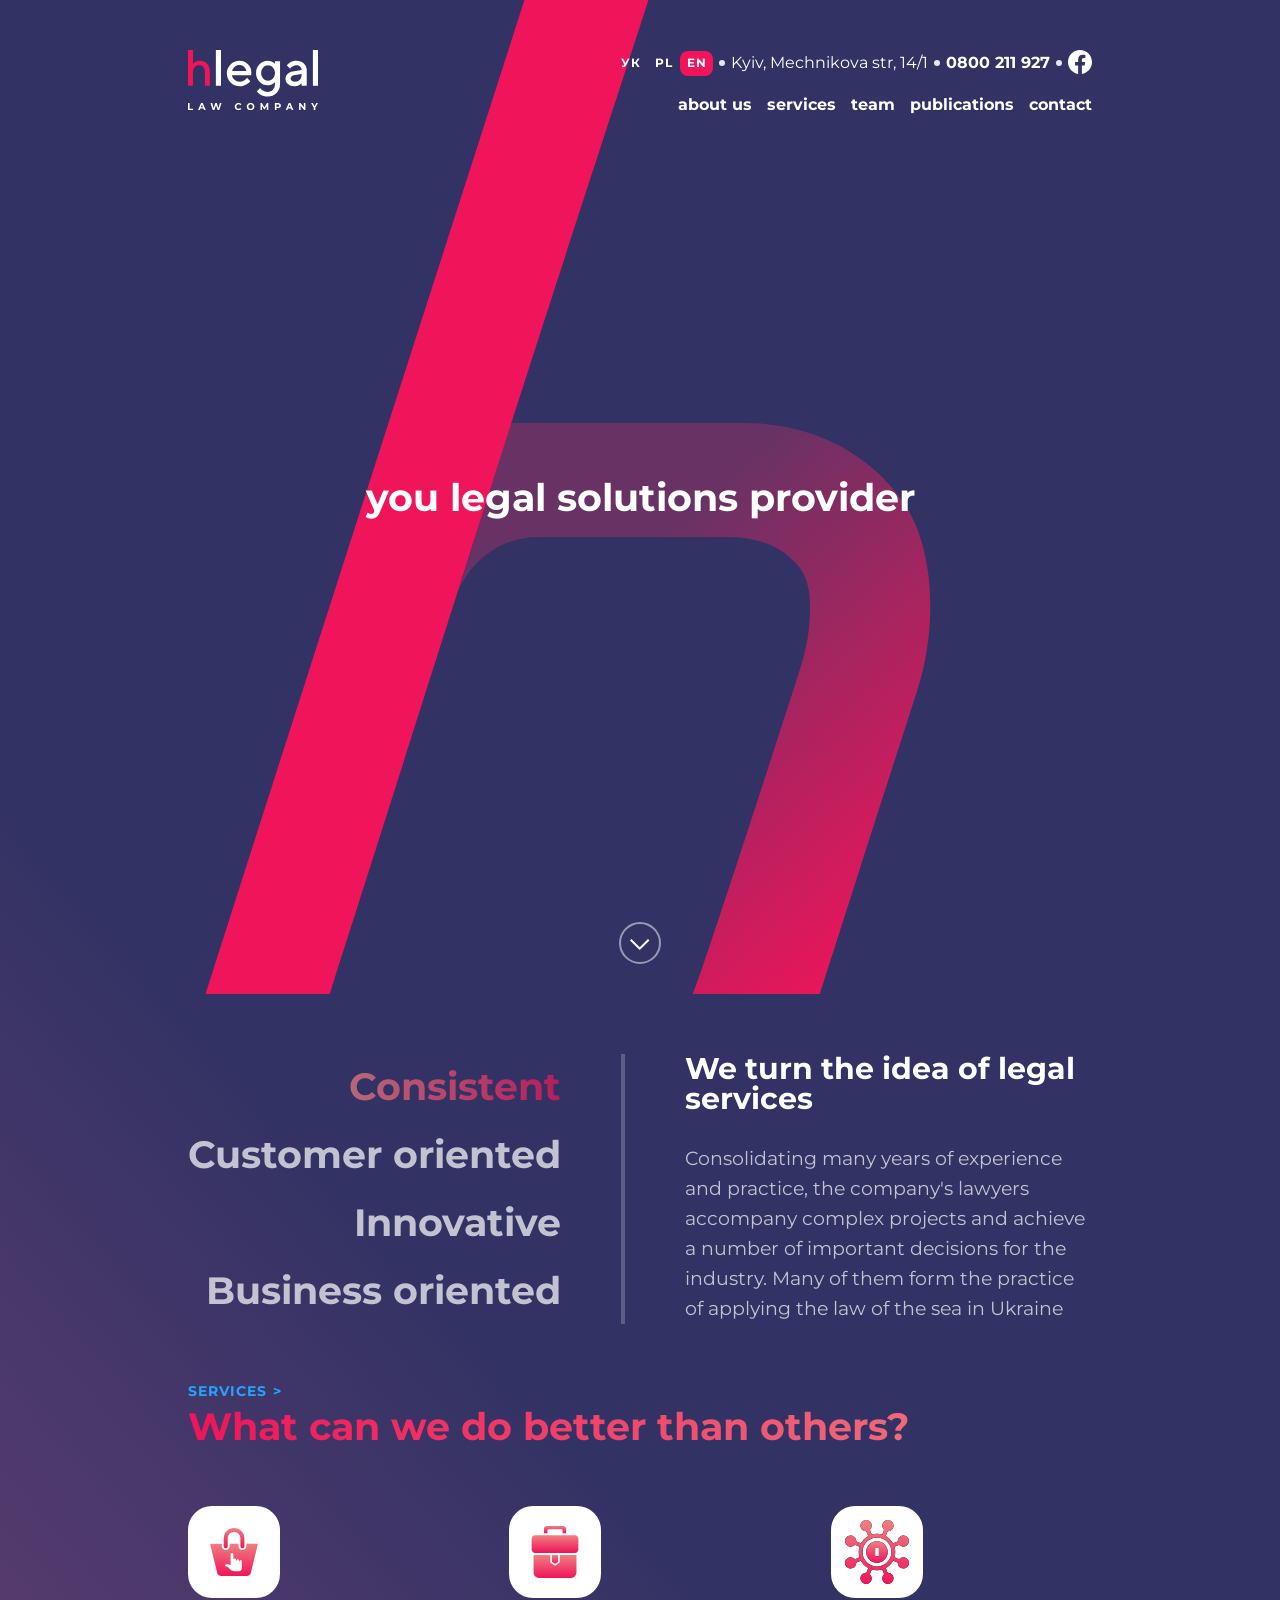
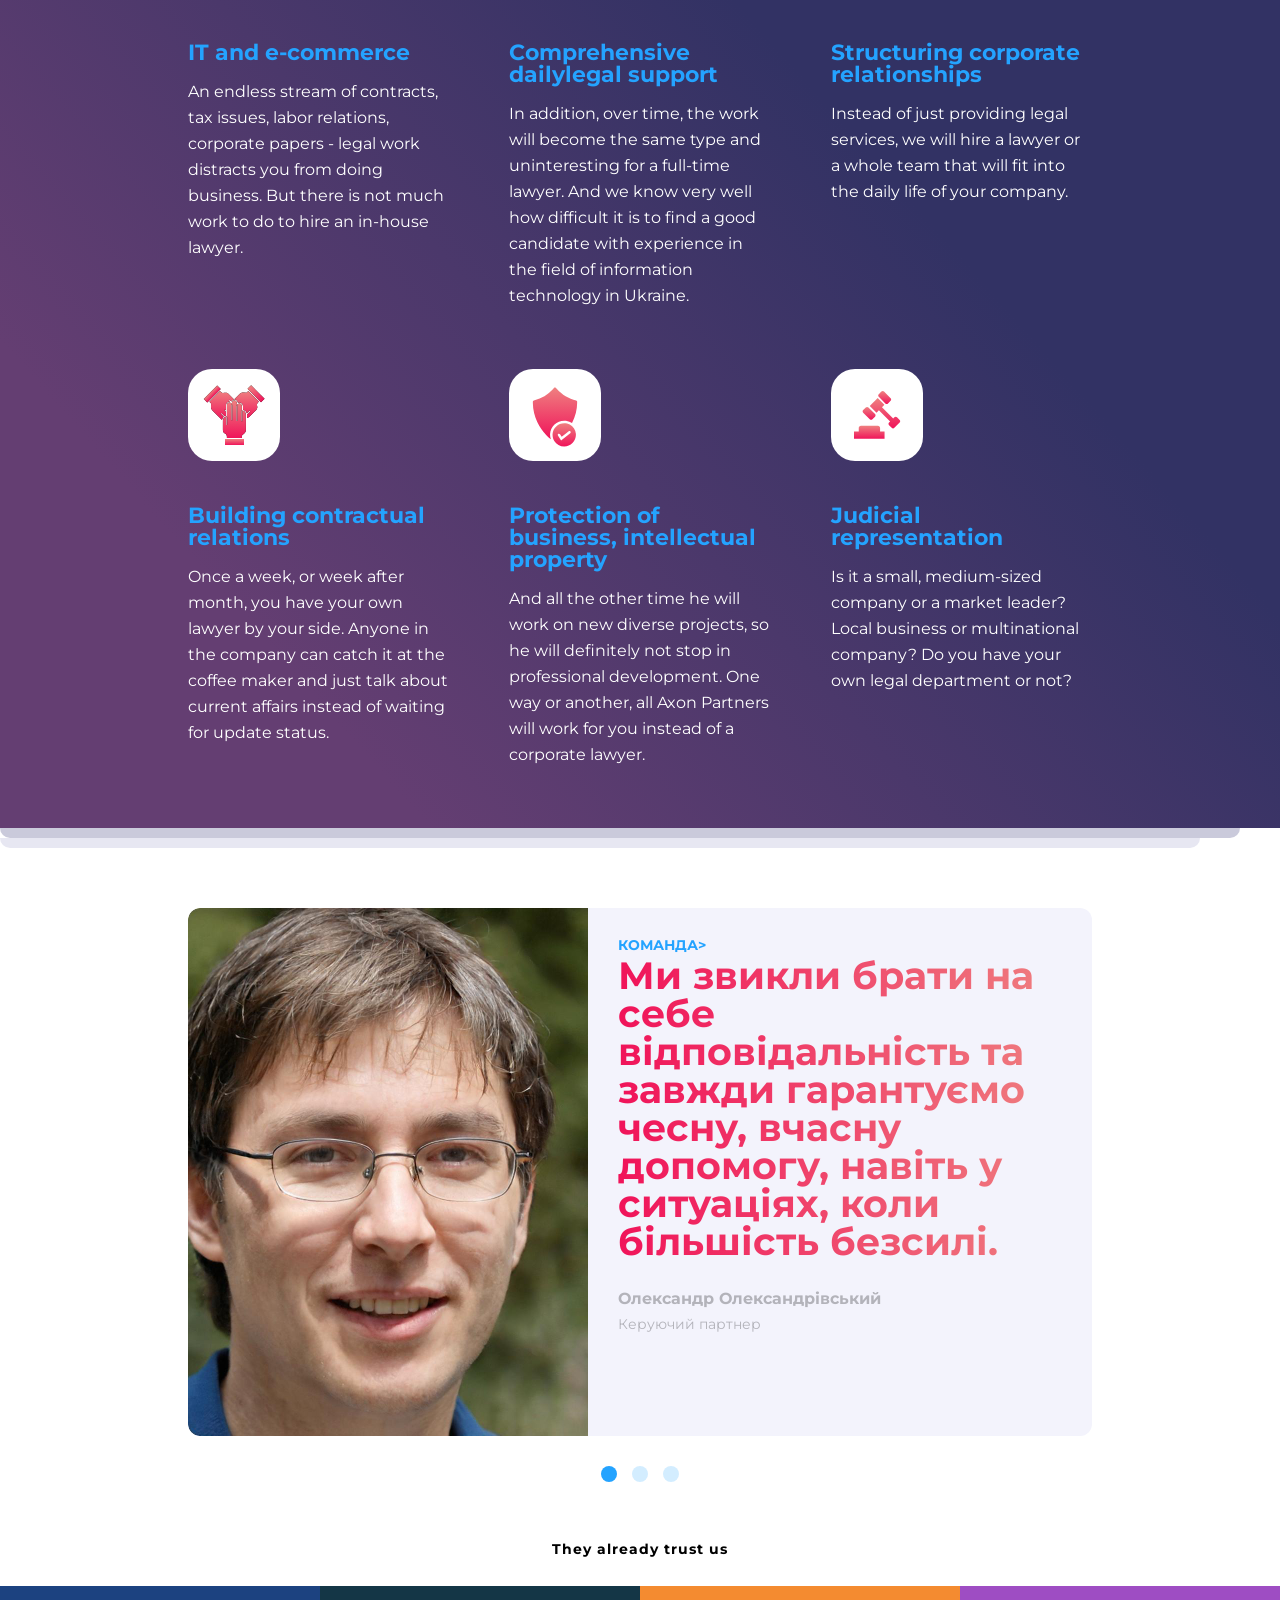
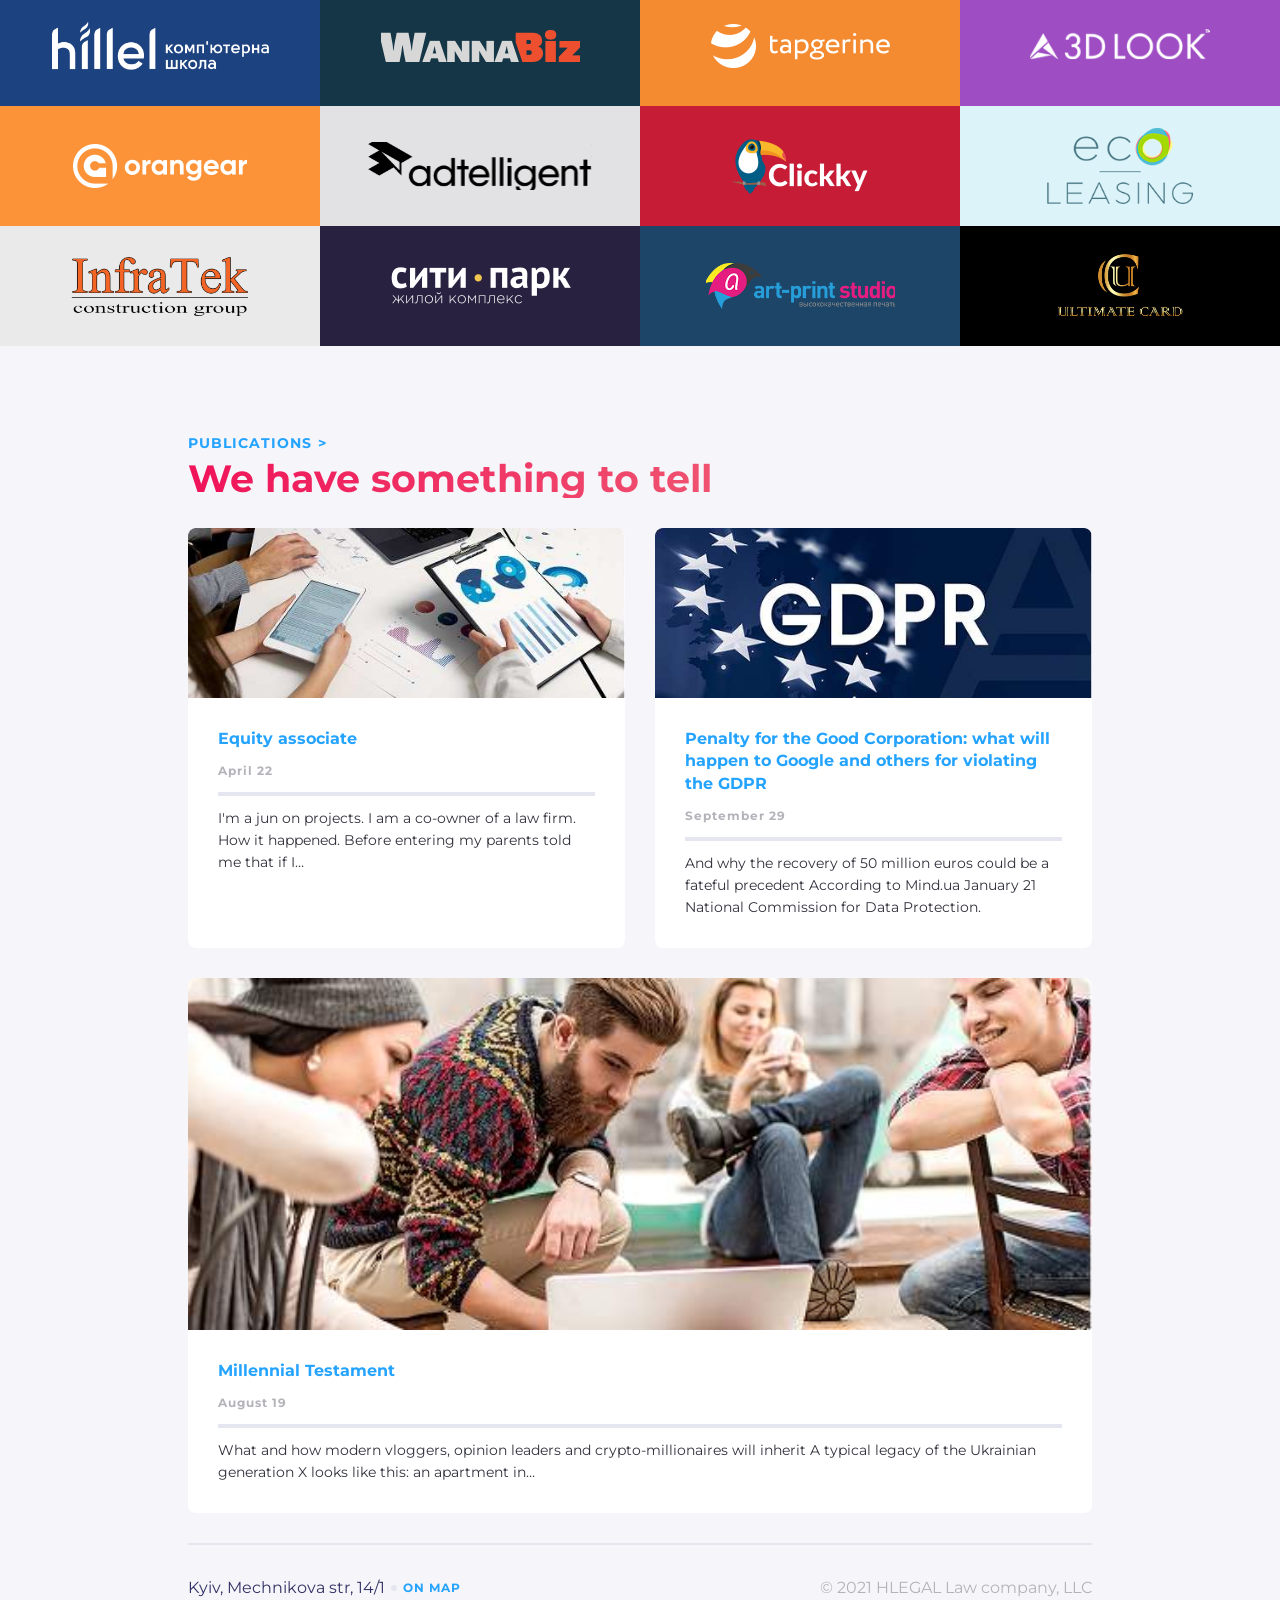
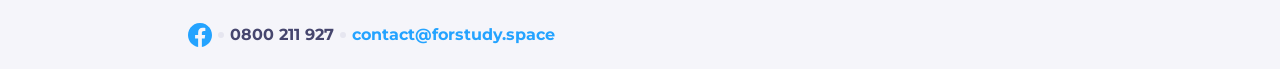
<file: index.html>
<!DOCTYPE html>
<html lang="en">

    <head>
        <meta charset="UTF-8">
        <meta name="viewport" content="width=device-width, initial-scale=1.0">
        <title>Final-layout</title>
        <link rel="preconnect" href="https://fonts.googleapis.com">
        <link rel="preconnect" href="https://fonts.gstatic.com" crossorigin>
        <link href="https://fonts.googleapis.com/css2?family=Montserrat:ital,wght@0,100..900;1,100..900&family=Roboto:ital,wght@0,100..900;1,100..900&display=swap" rel="stylesheet">

        <link rel="stylesheet" href="./css/reset.css">
        <link rel="stylesheet" href="./css/styles.css">
    </head>
<body>
    
<div class="header-background">
 <div class="top">
    <img src="./images/hero.svg" alt="hero" class="top__image">
    <header class="container header">
        <div class="content header__content">
           <div class="header__logo">
            <a href="./index.html">
                <img src="./images/Logo.svg" alt="logo">
            </a>
           </div>


           <div class="header__contacts">
            <div class="header__languages">
                <a href="#" title="" class="header__language">УК</a>
                <a href="#" title="PL" class="header__language">PL</a>
                <a href="#" title="EN" class="header__language header__language--active">EN</a>
            </div>
           <address class="header__address">Kyiv, Mechnikova str, 14/1</address>
            <a href="tel:+0800211927" class="header__callback">0800 211 927</a>

            <a href="#" class="header__fb">
                <img src="./images/fb.svg" alt="Facebook">
            </a>
           </div>


           <nav class="header__menu">
            <ul class="header__menu-list">
                <li class="header__menu-item">
                    <a class="header__menu-link" href="#" title="about us">about us</a>
                </li>
                <li class="header__menu-item">
                    <a class="header__menu-link" href="service.html" title="services">services</a>
                </li>
                <li class="header__menu-item">
                    <a class="header__menu-link" href="#" title="team">team</a>
                </li>
                <li class="header__menu-item">
                    <a class="header__menu-link" href="#" title="publications">publications</a>
                </li>
                <li class="header__menu-item">
                    <a class="header__menu-link" href="#" title="contact">contact</a>
                </li>
            </ul>
           </nav>

        <a href="#" class="header__hamburger">
            <div></div>
        </a>
        

        </div>
    </header>

    <div class="container hero">
        <div class="content">

            <h1 class="hero__title">you legal solutions provider</h1>
            <a href="#anchor" class="hero__anchor">
                <svg width="20" height="12" viewBox="0 0 20 12" fill="none" xmlns="http://www.w3.org/2000/svg">
                    <path d="M0.707031 0.707031L9.70703 9.70703L18.707 0.707031" stroke="white" stroke-width="2"/>
                </svg>
            </a>


        </div>
    </div>
</div>

    <div class="container features">
        <div class="content">

        <div class="features__tab-widget">
          <div class="features__tab-links">
            <a href="#" class="features__tab-link features__tab-link--active">Consistent</a>
            <a href="#" class="features__tab-link">Customer oriented</a>
            <a href="#" class="features__tab-link">Innovative</a>
            <a href="#" class="features__tab-link">Business oriented</a>
        </div>

          <div class="features__tab-content">
                <h2 class="features__tab-title">We turn the idea of legal services</h2>

                <p class="features__tab-description">Consolidating many years of experience and practice, the company's lawyers accompany complex projects and achieve a number of important decisions for the industry. Many of them form the practice of applying the law of the sea in Ukraine </p>

             </div>
        </div>
    </div>
</div>

    <div class="container services">
        <div class="content">
            <a href="#" class="services__link">Services</a>
            <h2 class="services__title">What can we do better than others?</h2>

            <div class="services__offers">
            <div class="services__offer">
                <div class="services__img">
                    <img src="./images/Icon.svg" alt="icon">
                </div>
                    <h4 class="services__offer-title">IT and e-commerce</h4>
                    <p class="services__description">An endless stream of contracts, tax issues, labor relations, corporate papers - legal work distracts you from doing business. But there is not much work to do to hire an in-house lawyer.</p>
            </div>
            <div class="services__offer">
                <div class="services__img">
                     <img src="./images/bag.svg" alt="icon">
                </div>
                    <h4 class="services__offer-title">Comprehensive dailylegal support</h4>
                    <p class="services__description">In addition, over time, the work will become the same type and uninteresting for a full-time lawyer. And we know very well how difficult it is to find a good candidate with experience in the field of information technology in Ukraine.</p>
            </div>
            <div class="services__offer">
                <div class="services__img">
                    <img src="./images/star.svg" alt="icon">
                </div>
                    <h4 class="services__offer-title">Structuring corporate relationships</h4>
                    <p class="services__description">Instead of just providing legal services, we will hire a lawyer or a whole team that will fit into the daily life of your company.</p>
            </div>
            <div class="services__offer">
                <div class="services__img">
                    <img src="./images/hands.svg" alt="icon">
                </div>
                    <h4 class="services__offer-title">Building contractual relations</h4>
                    <p class="services__description">Once a week, or week after month, you have your own lawyer by your side. Anyone in the company can catch it at the coffee maker and just talk about current affairs instead of waiting for update status.</p>
            </div>
            <div class="services__offer">
                <div class="services__img">
                    <img src="./images/shield.svg" alt="icon">
                </div>
                    <h4 class="services__offer-title">Protection of business, intellectual property</h4>
                    <p class="services__description">And all the other time he will work on new diverse projects, so he will definitely not stop in professional development. One way or another, all Axon Partners will work for you instead of a corporate lawyer.</p>
            </div>
            <div class="services__offer">
                <div class="services__img">
                    <img src="./images/hammer.svg" alt="icon">
                </div>
                    <h4 class="services__offer-title">Judicial representation</h4>
                    <p class="services__description">Is it a small, medium-sized company or a market leader? Local business or multinational company? Do you have your own legal department or not?</p>
            </div>
            </div>
        </div>
    </div>
</div>  


<section class="container testimonial">
    <div class="content">
        
        <!-- Сама картка, яка об'єднує і фото, і текст -->
        <div class="testimonial__card">
            
            <!-- Медіа-блок з фотографіяєю -->
            <div class="testimonial__media">
                <picture>
                   
                    <!-- <source srcset="./images/image1x.jpg 1x, ./images/image2x.jpg 2x"> -->

                    <img src="./images/image1x.jpg" class="photo-desktop-hd" alt="Олександр Олександрівський" loading="lazy">
                    <img src="./images/image2x.jpg" class="photo-desktop-sd" alt="Олександр Олександрівський" loading="lazy">
                    <img src="./images/image3x.jpg" class="photo-tablet-hd" alt="Олександр Олександрівський" loading="lazy">
                    <img src="./images/image4x.jpg" class="photo-tablet-sd" alt="Олександр Олександрівський" loading="lazy">
                    <img src="./images/image5x.jpg" class="photo-mobile" alt="Олександр Олександрівський" loading="lazy">
                    
                     <!-- <source media="(min-width: 1920px)" srcset="./images/image1x.jpg">

                    2. Обычные компьютеры и ноутбуки (от 1024px до 1399px) -->
                    <!-- <source media="(min-width: 1440px)" srcset="./images/image2x.jpg"> -->

                    <!-- 3. Нетбуки и большие планшеты в горизонтальном режиме (от 768px до 1023px) -->
                    <!-- <source media="(min-width: 1024px)" srcset="./images/image3x.jpg"> -->

                    <!-- 4. Обычные планшеты и большие телефоны (от 480px до 767px) -->
                    <!-- <source media="(min-width: 768px)" srcset="./images/image4x.jpg"> -->

                    <!-- 5. По умолчанию для маленьких мобильных экранов (до 479px) -->
                    <!-- <img src="./images/image5x.jpg" class="testimonial__img" alt="Олександр Олександрівський" loading="lazy"> -->

                
                </picture>
            </div>

            <!-- Текстовий блок картки -->
            <div class="testimonial__content">
                <div class="testimonial__label">Команда</div>
                <blockquote class="testimonial__quote">
                    Ми звикли брати на себе відповідальність та завжди гарантуємо чесну, вчасну допомогу, навіть у ситуаціях, коли більшість безсилі.
                </blockquote>
                <h3 class="testimonial__author">Олександр Олександрівський</h3>
                <p class="testimonial__position">Керуючий партнер</p>
            </div>
            
        </div> <!-- /testimonial-card -->

    </div>

        <div class="testimonial__pagination">
            <div class="testimonial__dot-active"></div>
            <div class="testimonial__dot"></div>
            <div class="testimonial__dot"></div>
        </div>

</section>




<section class="partners__container">
    <div class="partners__content">
        <h3 class="partners__title">They already trust us</h3>

        <div class="partners__items">
            

            <a href="" class="partners__item">
                <img src="./images/parthers/hillel.svg" alt="hillel" class="partners__logo">
            </a>

            <a href="" class="partners__item">
                <img src="./images/parthers/wannabiz.svg" alt="wannabiz" class="partners__logo">
            </a>

            <a href="" class="partners__item">
                <img src="./images/parthers/tapgerine.svg" alt="tapgerine" class="partners__logo">
            </a>

            <a href="" class="partners__item">
                <img src="./images/parthers/3dlook.svg" alt="3dlook" class="partners__logo">
            </a>

            <a href="" class="partners__item">
                <img src="./images/parthers/orangear.svg" alt="orangear" class="partners__logo">
            </a>

            <a href="" class="partners__item">
                <img src="./images/parthers/adtellignet.svg" alt="adtellignet" class="partners__logo">
            </a>

            <a href="" class="partners__item">
                <img src="./images/parthers/clickky.svg" alt="clickky" class="partners__logo">
            </a>

            <a href="" class="partners__item">
                <img src="./images/parthers/ecolease.svg" alt="ecolease" class="partners__logo">
            </a>

            <a href="" class="partners__item">
                <img src="./images/parthers/infatek.svg" alt="infatek" class="partners__logo">
            </a>

            <a href="" class="partners__item">
                <img src="./images/parthers/citypark.svg" alt="citypark" class="partners__logo">
            </a>

            <a href="" class="partners__item">
                <img src="./images/parthers/art-print-studio.svg" alt="art-print-studio" class="partners__logo">
            </a>

            <a href="" class="partners__item">
                <img src="./images/parthers/ultimate-card.svg" alt="ultimate-card" class="partners__logo">
            </a>
            

        </div>

    </div>
</section>

<div class="publications-background">

<section class="publications container ">
    <div class="content">
        
            <a href="" class="publications__link">Publications</a>
            <h3 class="publications__title">We have something to tell</h3>
            
        
            <div class="publications__list">

                <article class="pub-card">

                    <div class="pub-card__image-wrapper">
                        <img class="pub-card__image" src="./images/jpeg/Cover.jpg" alt="...">
                    </div>

                    <div class="pub-card__content">
                        <h4 class="pub-card__title">Equity associate</h4>
                        <time class="pub-card__date" datetime="2026-04-22">April 22</time>
                        <p class="pub-card__text">I'm a jun on projects. I am a co-owner of a law firm. How it happened. Before entering my parents told me that if I…</p>
                    </div>
                    
                </article>

                <article class="pub-card">

                    <div class="pub-card__image-wrapper">
                        <img class="pub-card__image" src="./images/jpeg/Cover3.jpg" alt="...">
                    </div>

                    <div class="pub-card__content">
                        <h4 class="pub-card__title">Penalty for the Good Corporation: what will happen to Google and others for violating the GDPR</h4>
                        <time class="pub-card__date" datetime="2026-09-29">September 29</time>
                        <p class="pub-card__text">And why the recovery of 50 million euros could be a fateful precedent According to Mind.ua January 21 National Commission for Data Protection.</p>
                    </div>

                </article>

                <article class="pub-card pub-card__span">

                    <div class="pub-card__image-wrapper">
                        <img class="pub-card__image" src="./images/jpeg/Cover2.jpg" alt="...">
                    </div>

                    <div class="pub-card__content">
                        <h4 class="pub-card__title">Millennial Testament</h4>
                        <time class="pub-card__date" datetime="2026-08-19">August 19</time>
                        <p class="pub-card__text">What and how modern vloggers, opinion leaders and crypto-millionaires will inherit A typical legacy of the Ukrainian generation X looks like this: an apartment in…</p>
                    </div>

                </article>
            </div>        
    </div>
</section>
</div>

<div class="footer-background">
    <footer class="footer container">
        <div class="content">
            <div class="footer__border"></div>

        <div class="footer__body">
            <div class="footer__contacts">

                <div class="footer__row">
                    <address class="footer__address">
                        Kyiv, Mechnikova str, 14/1
                    </address>
                 
                    <a href="#" class="footer__map-link">
                        On map
                    </a>
                </div>

                <div class="footer__row">
                    <a href="#" class="footer__fb">
                        <img src="./images/fb2.svg" alt="facebook" class="facebook">
                    </a>

                    <a href="tel:0800211927" class="footer__phone">
                        0800 211 927
                    </a>

                    <a href="mailto:contact@forstudy.space" class="footer__email">
                        contact@forstudy.space
                    </a>
                </div>

            </div>

            <div class="footer__copyright">
                &copy; 2021 HLEGAL Law company, LLC
            </div>

        </div>
        </div>
    </footer>
</div>

     
</body>
</html>
</file>
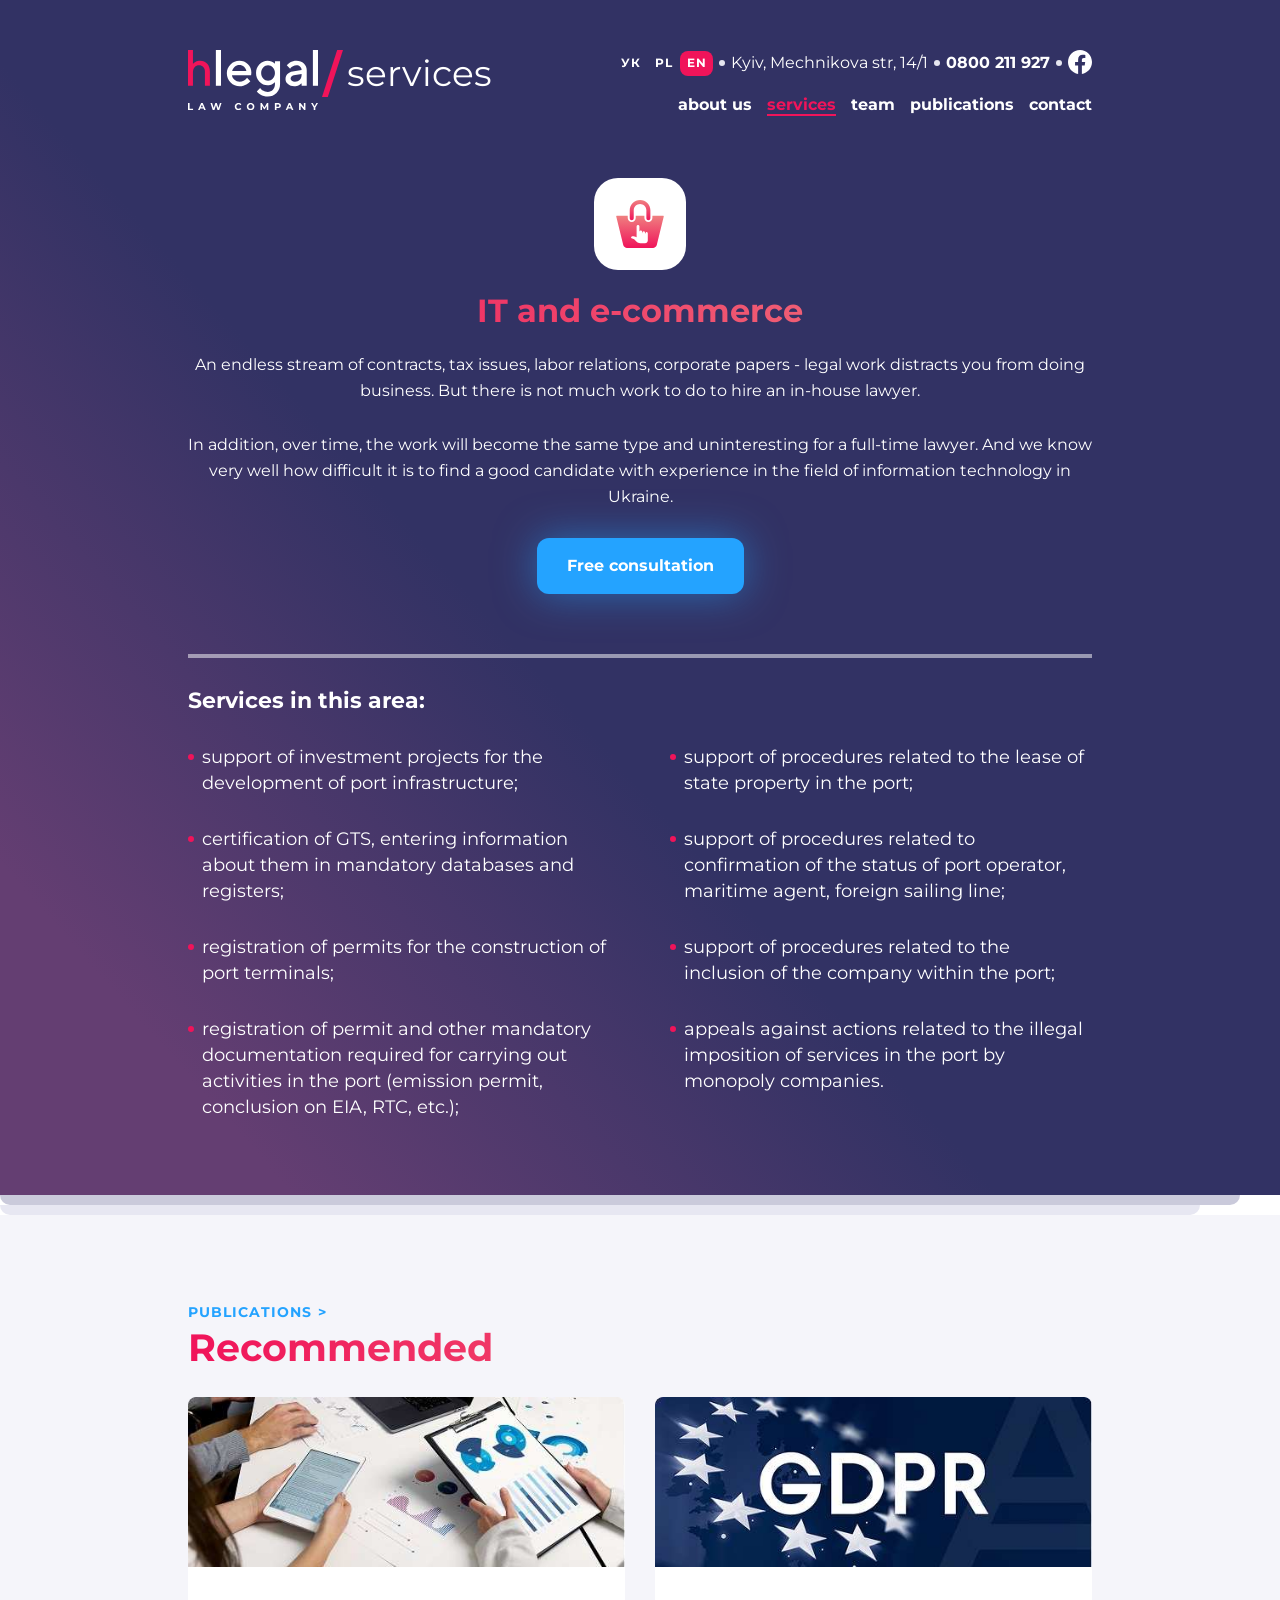
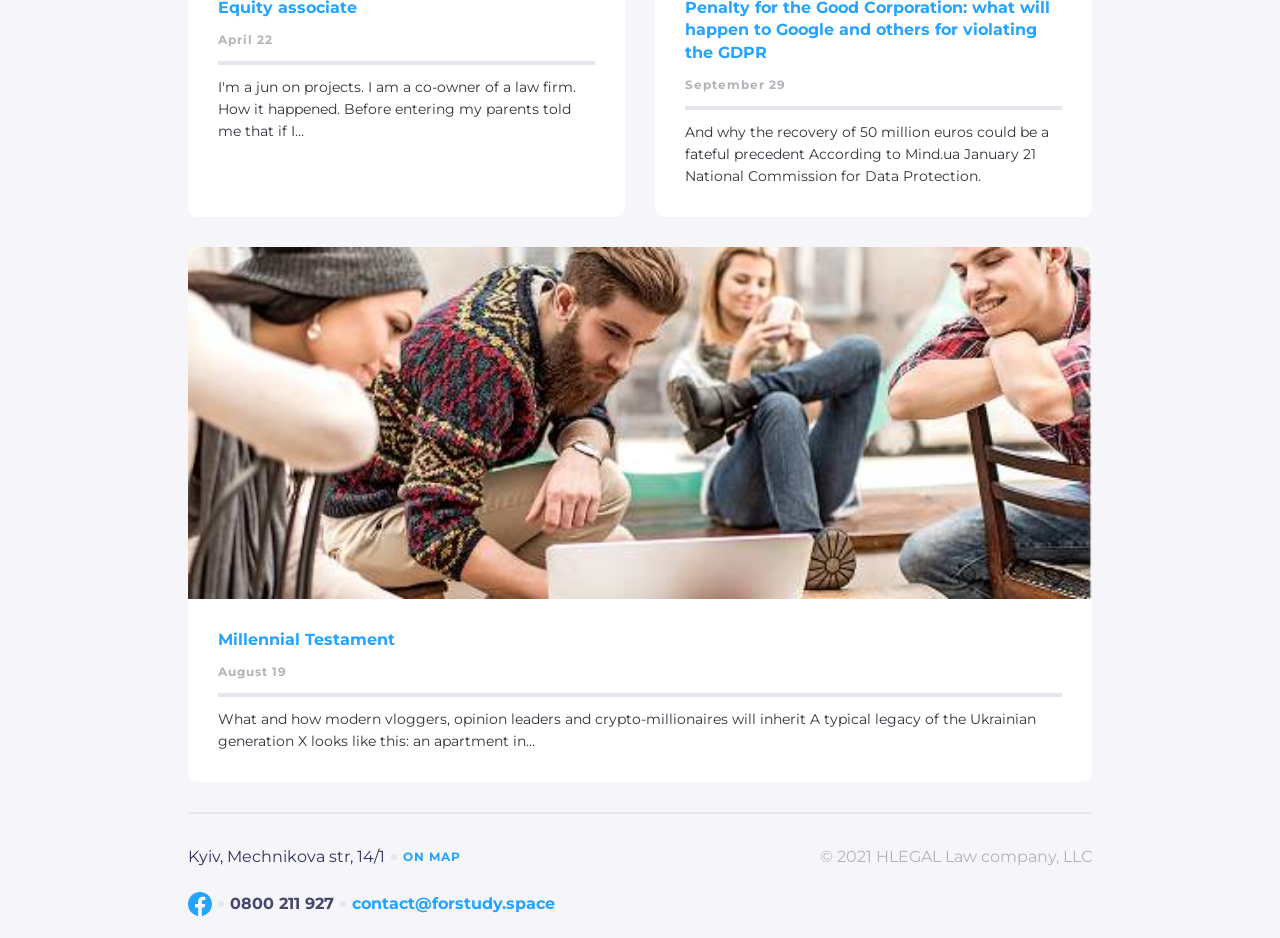
<file: service.html>
<!DOCTYPE html>
<html lang="en">

    <head>
        <meta charset="UTF-8">
        <meta name="viewport" content="width=device-width, initial-scale=1.0">
        <title>Service</title>
        <link rel="preconnect" href="https://fonts.googleapis.com">
        <link rel="preconnect" href="https://fonts.gstatic.com" crossorigin>
        <link href="https://fonts.googleapis.com/css2?family=Montserrat:ital,wght@0,100..900;1,100..900&family=Roboto:ital,wght@0,100..900;1,100..900&display=swap" rel="stylesheet">

        <link rel="stylesheet" href="./css/reset.css">
        <link rel="stylesheet" href="./css/styles.css">
    </head>
<body>
    
<div class="header-background">
 <div class="top">
    <header class="container header">
        <div class="content header__content">


          <div class="header__logo">
  <!-- Логотип-картинка -->
  <a href="./index.html">
    <img src="./images/Logo.svg" class="lo" alt="logo">
  </a>

  <!-- Наклонная линия (теперь она закрывается сразу!) -->

    <img src="./images/Slash.svg" class="slash">


  <!-- Правая текстовая часть -->
   <div class="services-text">services</div>
  
</div>




           <div class="header__contacts">
            <div class="header__languages">
                <a href="#" title="" class="header__language">УК</a>
                <a href="#" title="PL" class="header__language">PL</a>
                <a href="#" title="EN" class="header__language header__language--active">EN</a>
            </div>
           <address class="header__address">Kyiv, Mechnikova str, 14/1</address>
            <a href="tel:+0800211927" class="header__callback">0800 211 927</a>

            <a href="#" class="header__fb">
                <img src="./images/fb.svg" alt="Facebook">
            </a>
           </div>


           <nav class="header__menu">
            <ul class="header__menu-list">
                <li class="header__menu-item">
                    <a class="header__menu-link" href="#" title="about us">about us</a>
                </li>
                <li class="header__menu-item">
                    <a class="header__menu-link header__link--active" href="#" title="services">services</a>
                </li>
                <li class="header__menu-item">
                    <a class="header__menu-link" href="#" title="team">team</a>
                </li>
                <li class="header__menu-item">
                    <a class="header__menu-link" href="#" title="publications">publications</a>
                </li>
                <li class="header__menu-item">
                    <a class="header__menu-link" href="#" title="contact">contact</a>
                </li>
            </ul>
           </nav>

        <a href="#" class="header__hamburger">
            <div></div>
        </a>
        

        </div>

<div class="services">
    <div class="services__page services__page-it">
        <!-- Центральная иконка -->
         
        <div class="services__page-icon">
            <img src="./images/icon2.svg" class=img__icon alt="icon">
        </div>

        <!-- Розовый заголовок -->
        <h1 class="services__title-page">IT and e-commerce</h1>

        <!-- Длинное текстовое описание -->
        <div class="services__page-text">
            <p>An endless stream of contracts, tax issues, labor relations, corporate papers - legal work distracts you from doing business. But there is not much work to do to hire an in-house lawyer.</p>
            <p>In addition, over time, the work will become the same type and uninteresting for a full-time lawyer. And we know very well how difficult it is to find a good candidate with experience in the field of information technology in Ukraine.</p>
        </div>

        <!-- Синяя кнопка -->
         <div class="btn">
        <a href="#" class="services__btn">Free consultation</a>
        </div>

        <!-- Тонкая разделительная линия -->
        <div class="services__divider"></div>

        <!-- Подзаголовок списка -->
        <h3 class="services__subtitle">Services in this area:</h3>

        <!-- Двухколоночный список услуг -->
        <ul class="services__list">
            <li class="services__item">support of investment projects for the development of port infrastructure;</li>
            <li class="services__item">support of procedures related to the lease of state property in the port;</li>
            <li class="services__item">certification of GTS, entering information about them in mandatory databases and registers;</li>
            <li class="services__item">support of procedures related to confirmation of the status of port operator, maritime agent, foreign sailing line;</li>
            <li class="services__item">registration of permits for the construction of port terminals;</li>
            <li class="services__item">support of procedures related to the inclusion of the company within the port;</li>
            <li class="services__item">registration of permit and other mandatory documentation required for carrying out activities in the port (emission permit, conclusion on EIA, RTC, etc.);</li>
            <li class="services__item">appeals against actions related to the illegal imposition of services in the port by monopoly companies.</li>
        </ul>
    </div>
</div>
</div>


    </header>

</div>
</div>

<div class="publications-background">

<section class="publications container ">
    <div class="content">
        
            <a href="" class="publications__link">Publications</a>
            <h3 class="publications__title">Recommended</h3>
            
        
            <div class="publications__list">

                <article class="pub-card">

                    <div class="pub-card__image-wrapper">
                        <img class="pub-card__image" src="./images/jpeg/Cover.jpg" alt="...">
                    </div>

                    <div class="pub-card__content">
                        <h4 class="pub-card__title">Equity associate</h4>
                        <time class="pub-card__date" datetime="2026-04-22">April 22</time>
                        <p class="pub-card__text">I'm a jun on projects. I am a co-owner of a law firm. How it happened. Before entering my parents told me that if I…</p>
                    </div>
                    
                </article>

                <article class="pub-card">

                    <div class="pub-card__image-wrapper">
                        <img class="pub-card__image" src="./images/jpeg/Cover3.jpg" alt="...">
                    </div>

                    <div class="pub-card__content">
                        <h4 class="pub-card__title">Penalty for the Good Corporation: what will happen to Google and others for violating the GDPR</h4>
                        <time class="pub-card__date" datetime="2026-09-29">September 29</time>
                        <p class="pub-card__text">And why the recovery of 50 million euros could be a fateful precedent According to Mind.ua January 21 National Commission for Data Protection.</p>
                    </div>

                </article>

                <article class="pub-card pub-card__span">

                    <div class="pub-card__image-wrapper">
                        <img class="pub-card__image" src="./images/jpeg/Cover2.jpg" alt="...">
                    </div>

                    <div class="pub-card__content">
                        <h4 class="pub-card__title">Millennial Testament</h4>
                        <time class="pub-card__date" datetime="2026-08-19">August 19</time>
                        <p class="pub-card__text">What and how modern vloggers, opinion leaders and crypto-millionaires will inherit A typical legacy of the Ukrainian generation X looks like this: an apartment in…</p>
                    </div>

                </article>
            </div>        
    </div>
</section>
</div>


<div class="footer-background">
    <footer class="footer container">
        <div class="content">
            <div class="footer__border"></div>

        <div class="footer__body">
            <div class="footer__contacts">

                <div class="footer__row">
                    <address class="footer__address">
                        Kyiv, Mechnikova str, 14/1
                    </address>
                 
                    <a href="#" class="footer__map-link">
                        On map
                    </a>
                </div>

                <div class="footer__row">
                    <a href="#" class="footer__fb">
                        <img src="./images/fb2.svg" alt="facebook" class="facebook">
                    </a>

                    <a href="tel:0800211927" class="footer__phone">
                        0800 211 927
                    </a>

                    <a href="mailto:contact@forstudy.space" class="footer__email">
                        contact@forstudy.space
                    </a>
                </div>

            </div>

            <div class="footer__copyright">
                &copy; 2021 HLEGAL Law company, LLC
            </div>

        </div>
        </div>
    </footer>
</div>

   
</body>
</html>
</file>
<file: css/styles.css>
@charset "UTF-8";
.container .content {
  width: 1600px;
  margin: 0 auto;
}
@media (max-width: 1680px) {
  .container .content {
    width: 1320px;
  }
}
@media (max-width: 1400px) {
  .container .content {
    width: 904px;
  }
}
@media (max-width: 984px) {
  .container .content {
    width: 648px;
  }
}
@media (max-width: 728px) {
  .container .content {
    width: 100%;
  }
}

.services__page-it {
  width: 1360px;
  margin: 0 auto;
}
@media (max-width: 1680px) {
  .services__page-it {
    width: 1080px;
  }
}
@media (max-width: 1400px) {
  .services__page-it {
    width: 904px;
  }
}
@media (max-width: 984px) {
  .services__page-it {
    width: 648px;
  }
}
@media (max-width: 728px) {
  .services__page-it {
    width: 100%;
  }
}

@media (max-width: 728px) {
  .partners {
    padding-left: 0;
    padding-right: 0;
  }
}
.partners__container {
  width: 1720px;
  margin: 0 auto;
}
@media (max-width: 1680px) {
  .partners__container {
    width: 1440px;
  }
}
@media (max-width: 1400px) {
  .partners__container {
    width: 1024px;
  }
}
@media (max-width: 984px) {
  .partners__container {
    width: 100%;
  }
}

body {
  display: grid;
  grid-template-rows: auto 1fr auto;
  min-height: 100vh;
  margin: 0;
  font-family: Montserrat;
  font-weight: 400;
  font-size: 16px;
  line-height: 26px;
  letter-spacing: 0%;
  font-optical-sizing: auto;
  font-style: normal;
  color: black;
  color: black;
}

address {
  font-style: normal;
}

.publications-background {
  background: rgb(245, 245, 250);
}

.footer-background {
  background: #f5f5fa;
}

.header-background {
  background: linear-gradient(228.57deg, #323264 11.93%, #323264 57.17%, #643E72 87.46%);
  color: white;
  position: relative;
  margin-bottom: 20px;
}
.header-background::before {
  content: "";
  width: calc(100% - 40px);
  position: absolute;
  top: 100%;
  height: 10px;
  background-color: rgb(202, 202, 219);
  justify-self: center;
  display: block;
  border-bottom-left-radius: 12px;
  border-bottom-right-radius: 12px;
}
.header-background .publications-background {
  background: rgb(245, 245, 250);
}
.header-background::after {
  content: "";
  width: calc(100% - 80px);
  position: absolute;
  top: calc(100% + 10px);
  height: 10px;
  background-color: rgb(231, 231, 242);
  justify-self: center;
  display: block;
  border-bottom-left-radius: 12px;
  border-bottom-right-radius: 12px;
}

.anchor {
  display: inline-block;
  border: solid white;
  border-width: 0 2px 2px 0;
  padding: 5px;
  transform: rotate(45deg);
}

@media (max-width: 728px) {
  .container {
    padding-left: 30px;
    padding-right: 30px;
  }
}

.header {
  z-index: 2;
}
@media (max-width: 728px) {
  .header {
    padding-left: 15px;
    padding-right: 15px;
  }
}
.header__content {
  display: grid;
  grid-template-areas: "logo contacts" "logo menu";
  padding-top: 50px;
}
@media (max-width: 984px) {
  .header__content {
    grid-template-areas: "contacts" "logo" "menu";
  }
}
@media (max-width: 728px) {
  .header__content {
    grid-template-areas: "contacts contacts" "logo hamburger";
    padding-top: 0;
  }
}
.header__logo {
  display: flex;
  width: fit-content;
  grid-area: logo;
  height: fit-content;
  font-family: Montserrat;
  font-size: 36px;
  gap: 4px;
}
@media (max-width: 984px) {
  .header__logo {
    margin-bottom: 30px;
  }
}
@media (max-width: 728px) {
  .header__logo {
    margin-top: 15px;
    margin-bottom: 0;
  }
  .header__logo img {
    width: 100%;
  }
}
@media (max-width: 728px) {
  .header__logo .lo {
    width: 69px;
    height: 32px;
  }
}
.header__logo .slash {
  width: 21px;
  height: 47px;
}
@media (max-width: 728px) {
  .header__logo .slash {
    width: 11px;
    height: 26px;
  }
}
.header__logo .services-text {
  font-size: 36px;
}
@media (max-width: 728px) {
  .header__logo .services-text {
    font-size: 20px;
    transform: translateY(-2px);
  }
}
.header__contacts {
  width: fit-content;
  margin-left: auto;
  grid-area: contacts;
  display: flex;
  margin-bottom: 16px;
}
@media (max-width: 984px) {
  .header__contacts {
    margin-left: initial;
    margin-bottom: 30px;
  }
}
@media (max-width: 728px) {
  .header__contacts {
    background-color: rgba(245, 245, 250, 0.2);
    padding-top: 10px;
    padding-bottom: 10px;
    padding-left: 15px;
    padding-right: 15px;
    width: 100%;
    box-sizing: content-box;
    margin-left: -15px;
    margin-bottom: 0;
  }
}
.header__menu {
  width: fit-content;
  margin-left: auto;
  grid-area: menu;
  height: fit-content;
}
@media (max-width: 984px) {
  .header__menu {
    margin-left: initial;
  }
}
@media (max-width: 728px) {
  .header__menu {
    display: none;
  }
}
.header__menu-link {
  transition: color 0.5s ease;
}
.header__menu-link:hover {
  color: #f0145a;
}
.header__hamburger {
  display: none;
  height: 32px;
  width: 32px;
  grid-area: hamburger;
  margin-left: auto;
  align-items: center;
  justify-content: center;
  margin-top: 12.5px;
}
@media (max-width: 728px) {
  .header__hamburger {
    display: flex;
  }
}
.header__hamburger div {
  width: 18px;
  height: 14px;
  border-top: 2.5px solid white;
  border-bottom: 2.5px solid white;
  position: relative;
  display: flex;
  align-items: center;
}
.header__hamburger div::after {
  content: "";
  background-color: white;
  width: 18px;
  height: 2px;
  position: absolute;
}
.header__languages {
  display: flex;
  position: relative;
  align-items: center;
  display: flex;
  margin-right: 18px;
}
.header__languages::after {
  content: "";
  background-color: #e6e6f0;
  width: 6px;
  height: 6px;
  border-radius: 50%;
  display: block;
  position: absolute;
  left: calc(100% + 6px);
}
@media (max-width: 728px) {
  .header__languages::after {
    content: none;
  }
}
.header__language {
  font-weight: 700;
  font-size: 12px;
  line-height: 100%;
  letter-spacing: 1px;
  color: white;
  width: 33px;
  height: 25px;
  display: flex;
  align-items: center;
  justify-content: center;
  border-radius: 8px;
  cursor: pointer;
  transition: none;
}
.header__language--active {
  background-color: #f0145a;
  border-radius: 8px;
  pointer-events: none;
}
.header__language:hover {
  background-color: #f0145a;
  transition: background-color 0.5s ease;
}
.header__address {
  font-style: normal;
  position: relative;
  align-items: center;
  display: flex;
  margin-right: 18px;
}
.header__address::after {
  content: "";
  background-color: #e6e6f0;
  width: 6px;
  height: 6px;
  border-radius: 50%;
  display: block;
  position: absolute;
  left: calc(100% + 6px);
}
@media (max-width: 728px) {
  .header__address::after {
    content: none;
  }
}
@media (max-width: 728px) {
  .header__address {
    display: none;
  }
}
.header__callback {
  font-weight: 700;
  font-size: 16px;
  color: white;
  position: relative;
  align-items: center;
  display: flex;
  margin-right: 18px;
}
.header__callback::after {
  content: "";
  background-color: #e6e6f0;
  width: 6px;
  height: 6px;
  border-radius: 50%;
  display: block;
  position: absolute;
  left: calc(100% + 6px);
}
@media (max-width: 728px) {
  .header__callback::after {
    content: none;
  }
}
@media (max-width: 728px) {
  .header__callback {
    margin-left: auto;
  }
}
@media (max-width: 728px) {
  .header__fb {
    display: none;
  }
}
.header__menu-list {
  display: flex;
  gap: 15px;
}
.header__menu-link {
  font-weight: 700;
  font-size: 16px;
  color: #ffffff;
}
.header__link--active {
  color: #f0145a;
  border-bottom: 2px solid #f0145a;
}

.services-text {
  display: flex;
  align-items: center;
  padding-bottom: 15px;
}

.hero {
  z-index: 3;
}
.hero .content {
  padding-bottom: 30px;
}
.hero__title {
  margin-top: 361px;
  margin-bottom: 405px;
  font-weight: 700;
  font-size: 38px;
  line-height: 100%;
  text-align: center;
}
@media (max-width: 984px) {
  .hero__title {
    margin-top: 269px;
    margin-bottom: 405px;
  }
}
@media (max-width: 728px) {
  .hero__title {
    margin-top: 129px;
    margin-bottom: 159px;
    margin-left: auto;
    margin-right: auto;
    width: 50%;
    display: flex;
    justify-content: center;
    aling-items: center;
  }
}
.hero__anchor {
  color: white;
  margin: 0 auto;
  display: flex;
  width: 42px;
  height: 42px;
  align-items: center;
  justify-content: center;
  border: 2px solid rgba(255, 255, 255, 0.5);
  border-radius: 50%;
}
.hero__anchor svg {
  position: relative;
  top: 2px;
}

.top {
  position: relative;
  display: flex;
  flex-direction: column;
  overflow: hidden;
}
.top__image {
  position: absolute;
  margin: 0 auto;
  align-self: center;
  z-index: 1;
  height: 100%;
}

.features .content {
  padding-top: 60px;
  padding-bottom: 60px;
}
.features__tab-widget {
  display: flex;
  width: 85%;
  margin-left: auto;
  margin-right: auto;
}
@media (max-width: 1400px) {
  .features__tab-widget {
    width: 100%;
  }
}
@media (max-width: 984px) {
  .features__tab-widget {
    flex-direction: column;
  }
}
.features__tab-links {
  flex: 1;
  display: flex;
  flex-direction: column;
  align-items: flex-end;
  gap: 30px;
  justify-content: center;
  border-right: 4px solid rgba(255, 255, 255, 0.3019607843);
  padding-right: 60px;
  opacity: 0.7;
  white-space: nowrap;
}
@media (max-width: 984px) {
  .features__tab-links {
    border-right: none;
    padding-bottom: 30px;
    flex-direction: row;
    overflow-x: scroll;
    justify-content: flex-start;
    position: absolute;
    left: 0;
    width: calc(100vw - 25px);
    padding-left: calc((100% - 648px) / 2);
    padding-right: calc((100% - 648px) / 2);
  }
}
@media (max-width: 728px) {
  .features__tab-links {
    padding-left: 30px;
    padding-right: 30px;
  }
}
.features__tab-links::-webkit-scrollbar {
  display: none;
}
.features__tab-link {
  color: white;
  font-weight: 700;
  font-size: 38px;
  line-height: 100%;
}
.features__tab-link--active {
  pointer-events: none;
  background: linear-gradient(90.13deg, #EF8080 0.84%, #F0145A 99.96%);
  -webkit-background-clip: text;
  background-clip: text;
  -wabkit-text-fill-color: transparent;
  color: transparent;
}
.features__tab-link:hover {
  color: rgb(240, 20, 90);
}
.features__tab-content {
  flex: 2;
  justify-content: center;
  flex-direction: column;
  display: flex;
  padding-left: 60px;
}
@media (max-width: 984px) {
  .features__tab-content {
    padding-top: 30px;
    border-top: 4px solid rgba(255, 255, 255, 0.3019607843);
    padding-left: 0;
    margin-top: 68px;
  }
}
.features__tab-title {
  margin-bottom: 30px;
  font-weight: 700;
  font-size: 30px;
  line-height: 100%;
}
.features__tab-description {
  font-weight: 400;
  font-size: 19px;
  line-height: 30px;
  opacity: 0.7;
}

.services .content {
  padding-bottom: 60px;
}
.services__link {
  margin-bottom: 10px;
  font-weight: 700;
  font-size: 14px;
  line-height: 100%;
  letter-spacing: 1px;
  text-transform: uppercase;
  color: #24A3FF;
  position: relative;
  display: flex;
  align-items: center;
  width: fit-content;
}
.services__link::after {
  content: ">";
  position: absolute;
  left: calc(100% + 5.5px);
}
.services__link:hover {
  color: #F0145A;
}
.services__page-icon {
  display: flex;
  justify-content: center;
  margin: 60px 0 28px;
}
.services__page-text {
  text-align: center;
}
.services__page-text p {
  margin-bottom: 28px;
}
.services__title-page {
  text-align: center;
  margin-bottom: 28px;
  background: linear-gradient(90.13deg, #F0145A 0.84%, #EF8080 99.96%);
  -webkit-background-clip: text;
  background-clip: text;
  -wabkit-text-fill-color: transparent;
  color: transparent;
}
.services__list {
  display: grid;
  grid-template-columns: 1fr 1fr;
  column-gap: 60px;
  row-gap: 15px;
  margin-bottom: 60px;
}
@media (max-width: 728px) {
  .services__list {
    width: 100%;
    display: grid;
    grid-template-columns: 1fr;
    padding: 0 30px 60px;
    margin: 0;
  }
}
.services__item {
  font-weight: 400;
  font-size: 18px;
  line-height: 26px;
  padding: 0 0 15px 14px; /* Добавляем отступ слева для точки */
  position: relative;
  /* display: flex;  <- Удалено! Флекс здесь не нужен и мешает абсолютному позиционированию */
}
.services__item::before { /* Рекомендуется использовать before для маркеров слева */
  content: "";
  background-color: #f0145a;
  /* Замените на ваш красный цвет, если нужно */
  width: 6px;
  height: 6px;
  border-radius: 50%; /* Сделайте 1px-2px, если нужна квадратная точка */
  position: absolute;
  left: 0;
  top: 10px; /* Базовое положение точки (примерно по центру первой строки) */
}
.services .btn {
  display: flex;
  justify-content: center;
}
.services__btn {
  display: block;
  padding: 15px 30px;
  margin-bottom: 60px;
  border-radius: 12px;
  font-weight: 700;
  background: rgb(36, 163, 255);
  color: white;
  filter: drop-shadow(0 0 20px rgba(36, 163, 255, 0.5));
}
.services__divider {
  border-bottom: 4px solid rgba(255, 255, 255, 0.5019607843);
  margin-bottom: 30px;
}
.services__subtitle {
  font-weight: 700;
  font-size: 22px;
  margin-bottom: 30px;
  color: #ffffff;
}
@media (max-width: 728px) {
  .services__subtitle {
    width: 100%;
    padding-left: 30px;
  }
}
.services__title {
  margin-bottom: 60px;
  font-weight: 700;
  font-size: 38px;
  line-height: 100%;
  pointer-events: none;
  background: linear-gradient(90.13deg, #F0145A 0.84%, #EF8080 99.96%);
  -webkit-background-clip: text;
  background-clip: text;
  -wabkit-text-fill-color: transparent;
  color: transparent;
}
.services__offers {
  display: flex;
  flex-wrap: wrap;
  gap: 60px;
}
.services__offer {
  width: calc(33.3333333333% - 40px);
}
@media (max-width: 984px) {
  .services__offer {
    width: calc(50% - 40px);
  }
}
@media (max-width: 728px) {
  .services__offer {
    width: 100%;
  }
}
.services__img {
  width: 92px;
  height: 92px;
  border-radius: 24px;
  padding: 14px;
  background-color: white;
  margin-bottom: 44px;
}
.services__offer-title {
  font-weight: 700;
  font-size: 22px;
  line-height: 100%;
  color: #24A3FF;
  padding-bottom: 15px;
}
.testimonial {
  margin-top: 60px;
}
.testimonial__card {
  display: grid;
  grid-template-columns: auto 1fr;
  border-radius: 12px;
  margin: 0 auto;
  overflow: hidden;
}
@media (max-width: 984px) {
  .testimonial__card {
    grid-template-columns: 1fr;
  }
}
.testimonial__content {
  background-color: #f3f3fc;
  padding: 30px 30px 30px;
}
.testimonial__label {
  font-weight: 700;
  font-size: 14px;
  line-height: 100%;
  text-transform: uppercase;
  color: #24a3ff;
  margin-bottom: 5px;
}
.testimonial__label::after {
  content: ">";
}
.testimonial__quote {
  font-weight: 700;
  font-size: 38px;
  line-height: 100%;
  background: linear-gradient(90.13deg, #F0145A 0.84%, #EF8080 99.96%);
  -webkit-background-clip: text;
  background-clip: text;
  -webkit-text-fill-color: transparent;
  width: fit-content;
  margin-bottom: 30px;
}
@media (max-width: 728px) {
  .testimonial__quote {
    overflow-wrap: anywhere;
    font-size: 30px;
  }
}
.testimonial__author {
  font-weight: 700;
  font-size: 16px;
  line-height: 100%;
  margin-bottom: 6px;
  color: #b3b3ba;
}
.testimonial__position {
  font-weight: 400;
  font-size: 14px;
  line-height: 22px;
  color: rgb(179, 179, 186);
}
.testimonial__pagination {
  display: flex;
  justify-content: center;
  gap: 15px;
  padding-top: 30px;
}
.testimonial__dot {
  width: 16px;
  height: 16px;
  border-radius: 50%;
  background-color: #24a3ff;
  opacity: 20%;
  cursor: pointer;
  transition: opacity 0.3s ease;
}
.testimonial__dot-active {
  width: 16px;
  height: 16px;
  border-radius: 50%;
  background: rgb(36, 163, 255);
  cursor: pointer;
}
.testimonial__dot:hover {
  opacity: 0.6;
}
.testimonial .testimonial__img {
  width: 100%;
  height: auto;
}
.testimonial .photo-desktop-hd {
  display: block;
}
.testimonial .photo-desktop-sd,
.testimonial .photo-tablet-hd,
.testimonial .photo-tablet-sd,
.testimonial .photo-mobile {
  display: none;
}
@media (max-width: 1920px) {
  .testimonial .photo-desktop-hd {
    display: block;
  }
  .testimonial .photo-desktop-sd {
    display: none;
  }
  .testimonial .photo-tablet-hd {
    display: none;
  }
  .testimonial .photo-tablet-sd {
    display: none;
  }
  .testimonial .photo-mobile {
    display: none;
  }
}
@media (max-width: 1680px) {
  .testimonial .photo-desktop-hd {
    display: block;
  }
  .testimonial .photo-desktop-sd {
    display: none;
  }
  .testimonial .photo-tablet-hd {
    display: none;
  }
  .testimonial .photo-tablet-sd {
    display: none;
  }
  .testimonial .photo-mobile {
    display: none;
  }
}
@media (max-width: 1680px) {
  .testimonial .photo-desktop-hd {
    display: none;
  }
  .testimonial .photo-desktop-sd {
    display: block;
  }
  .testimonial .photo-tablet-hd {
    display: none;
  }
  .testimonial .photo-tablet-sd {
    display: none;
  }
  .testimonial .photo-mobile {
    display: none;
  }
}
@media (max-width: 1400px) {
  .testimonial .photo-desktop-hd {
    display: none;
  }
  .testimonial .photo-desktop-sd {
    display: none;
  }
  .testimonial .photo-tablet-hd {
    display: block;
    width: 400px;
  }
  .testimonial .photo-tablet-sd {
    display: none;
  }
  .testimonial .photo-mobile {
    display: none;
  }
}
@media (max-width: 984px) {
  .testimonial .photo-desktop-hd {
    display: none;
  }
  .testimonial .photo-desktop-sd {
    display: none;
  }
  .testimonial .photo-tablet-hd {
    display: none;
  }
  .testimonial .photo-tablet-sd {
    display: block;
  }
  .testimonial .photo-mobile {
    display: none;
  }
}
@media (max-width: 728px) {
  .testimonial .photo-desktop-hd {
    display: none;
  }
  .testimonial .photo-desktop-sd {
    display: none;
  }
  .testimonial .photo-tablet-hd {
    display: none;
  }
  .testimonial .photo-tablet-sd {
    display: none;
  }
  .testimonial .photo-mobile {
    display: block;
    width: 100%;
  }
}

.partners__container {
  margin-top: 60px;
}
@media (max-width: 1680px) {
  .partners__container {
    width: 100%;
  }
}
@media (max-width: 1400px) {
  .partners__container {
    width: 100%;
  }
}
.partners__items {
  display: grid;
  grid-template-columns: repeat(4, 1fr);
  justify-items: center;
  margin-top: 30px;
  border-radius: 12px;
  overflow: hidden;
}
@media (max-width: 1680px) {
  .partners__items {
    border-radius: 0;
  }
}
@media (max-width: 1400px) {
  .partners__items {
    border-radius: 0;
  }
}
@media (max-width: 984px) {
  .partners__items {
    grid-template-columns: repeat(3, 1fr);
    border-radius: 0;
  }
}
@media (max-width: 728px) {
  .partners__items {
    grid-template-columns: 1fr;
    border-radius: 0;
  }
}
.partners__item {
  display: flex;
  align-items: center;
  justify-content: center;
  width: 100%;
  height: 120px;
}
.partners__item:nth-child(1) {
  background-color: #1c4280;
}
.partners__item:nth-child(2) {
  background-color: #143646;
}
.partners__item:nth-child(3) {
  background-color: #f48b30;
}
.partners__item:nth-child(4) {
  background-color: #9e4dc3;
}
.partners__item:nth-child(5) {
  background-color: #fd9339;
}
.partners__item:nth-child(6) {
  background-color: #e2e2e4;
}
.partners__item:nth-child(7) {
  background-color: #c71c36;
}
.partners__item:nth-child(8) {
  background-color: #dcf3f9;
}
.partners__item:nth-child(9) {
  background-color: #eaeaea;
}
.partners__item:nth-child(10) {
  background-color: #282240;
}
.partners__item:nth-child(11) {
  background-color: #1d4568;
}
.partners__item:nth-child(12) {
  background-color: #000000;
}
@media (max-width: 728px) {
  .partners__item:nth-last-child(-n+6) {
    display: none;
  }
}
.partners__title {
  text-align: center;
  font-weight: 700;
  font-size: 14px;
  line-height: 100%;
  letter-spacing: 1px;
}

.publications {
  margin-top: 60px;
  padding-bottom: 30px;
  width: 100%;
}
.publications__link {
  display: inline-flex;
  align-items: center;
  gap: 6px;
  padding-top: 30px;
  padding-bottom: 10px;
  font-weight: 700;
  font-size: 14px;
  line-height: 100%;
  letter-spacing: 1px;
  color: #24a3ff;
  text-transform: uppercase;
  text-decoration: none;
}
.publications__link::after {
  content: ">";
  line-height: 1;
}
.publications__title {
  font-weight: 700;
  font-size: 38px;
  line-height: 100%;
  background: linear-gradient(90.13deg, #F0145A 0.84%, #EF8080 99.96%);
  -webkit-background-clip: text;
  background-clip: text;
  -webkit-text-fill-color: transparent;
}
.publications__list {
  display: flex;
  gap: 30px;
  padding-top: 30px;
  align-items: stretch;
}
@media (max-width: 1400px) {
  .publications__list {
    max-width: 904px;
    display: grid;
    grid-template-columns: 1fr 1fr;
  }
}
@media (max-width: 984px) {
  .publications__list {
    max-width: 648px;
    display: grid;
    grid-template-columns: 1fr;
  }
}
.publications .pub-card {
  display: flex;
  flex-direction: column;
  width: 100%;
}
@media (max-width: 1400px) {
  .publications .pub-card__span {
    display: grid;
    grid-column: span 2;
  }
}
@media (max-width: 984px) {
  .publications .pub-card__span {
    display: grid;
    grid-column: span 1;
  }
}
@media (max-width: 728px) {
  .publications .pub-card__span {
    display: grid;
    grid-column: auto;
  }
}
.publications .pub-card__image {
  width: 100%;
  height: 100%;
  display: block;
  border-radius: 8px 8px 0 0;
}
.publications .pub-card__content {
  padding: 30px;
  background: #ffffff;
  border-radius: 0 0 8px 8px;
  display: flex;
  flex-direction: column;
  flex-grow: 1;
}
.publications .pub-card__title {
  padding-bottom: 15px;
  font-weight: 700;
  font-size: 16px;
  line-height: 140%;
  color: rgb(36, 163, 255);
}
.publications .pub-card__date {
  font-weight: 700;
  font-size: 12px;
  line-height: 100%;
  letter-spacing: 1px;
  color: #b3b3ba;
}
.publications .pub-card__text {
  position: relative;
  padding-top: 15px;
  margin-top: 15px;
  font-weight: 400;
  font-size: 14px;
  line-height: 22px;
  color: #32323d;
}
.publications .pub-card__text::before {
  content: "";
  position: absolute;
  top: 0;
  left: 0;
  width: 100%;
  height: 4px;
  background-color: #e6e6f0;
}

.footer__border {
  border-top: 2px solid #e6e6f0;
  padding-top: 30px;
}
.footer__body {
  display: flex;
  justify-content: space-between;
}
@media (max-width: 728px) {
  .footer__body {
    width: 100%;
    display: flex;
    flex-direction: column;
    align-items: center;
  }
}
.footer__row {
  display: flex;
  padding-bottom: 21px;
}
@media (max-width: 728px) {
  .footer__row {
    width: 100%;
    display: flex;
    flex-direction: column;
    align-items: center;
    padding-bottom: 30px;
  }
}
.footer .footer__address {
  font-weight: 400;
  font-size: 16px;
  font-size: normal !important;
  color: #323264;
  display: flex;
  position: relative;
  align-items: center;
  display: flex;
  margin-right: 18px;
}
.footer .footer__address::after {
  content: "";
  background-color: #e6e6f0;
  width: 6px;
  height: 6px;
  border-radius: 50%;
  display: block;
  position: absolute;
  left: calc(100% + 6px);
}
@media (max-width: 728px) {
  .footer .footer__address::after {
    content: none;
  }
}
@media (max-width: 728px) {
  .footer .footer__address {
    width: 100%;
    padding-bottom: 10px;
    margin-right: 0;
  }
}
.footer__map-link {
  font-weight: 700;
  font-size: 12px;
  letter-spacing: 1px;
  text-transform: uppercase;
  color: #24a3ff;
}
.footer__fb {
  display: flex;
  position: relative;
  align-items: center;
  display: flex;
  margin-right: 18px;
}
.footer__fb::after {
  content: "";
  background-color: #e6e6f0;
  width: 6px;
  height: 6px;
  border-radius: 50%;
  display: block;
  position: absolute;
  left: calc(100% + 6px);
}
@media (max-width: 728px) {
  .footer__fb::after {
    content: none;
  }
}
@media (max-width: 728px) {
  .footer__fb {
    width: 100%;
    display: flex;
    flex-direction: column;
    margin-right: 0;
    padding-bottom: 10px;
  }
}
@media (max-width: 728px) {
  .footer .facebook {
    width: 100%;
    width: 38px;
    height: auto;
  }
}
.footer__phone {
  font-weight: 700;
  font-size: 16px;
  color: #46466e;
  display: flex;
  position: relative;
  align-items: center;
  display: flex;
  margin-right: 18px;
}
.footer__phone::after {
  content: "";
  background-color: #e6e6f0;
  width: 6px;
  height: 6px;
  border-radius: 50%;
  display: block;
  position: absolute;
  left: calc(100% + 6px);
}
@media (max-width: 728px) {
  .footer__phone::after {
    content: none;
  }
}
@media (max-width: 728px) {
  .footer__phone {
    width: 100%;
    display: flex;
    flex-direction: column;
    padding-bottom: 10px;
    margin-right: 0;
  }
}
.footer__email {
  font-weight: 700;
  font-size: 16px;
  color: #24a3ff;
}
.footer__copyright {
  color: #b3b3ba;
}
@media (max-width: 728px) {
  .footer__copyright {
    width: 100%;
    display: flex;
    flex-direction: column;
    align-items: center;
    margin-bottom: 30px;
  }
}

/*# sourceMappingURL=styles.css.map */
</file>
